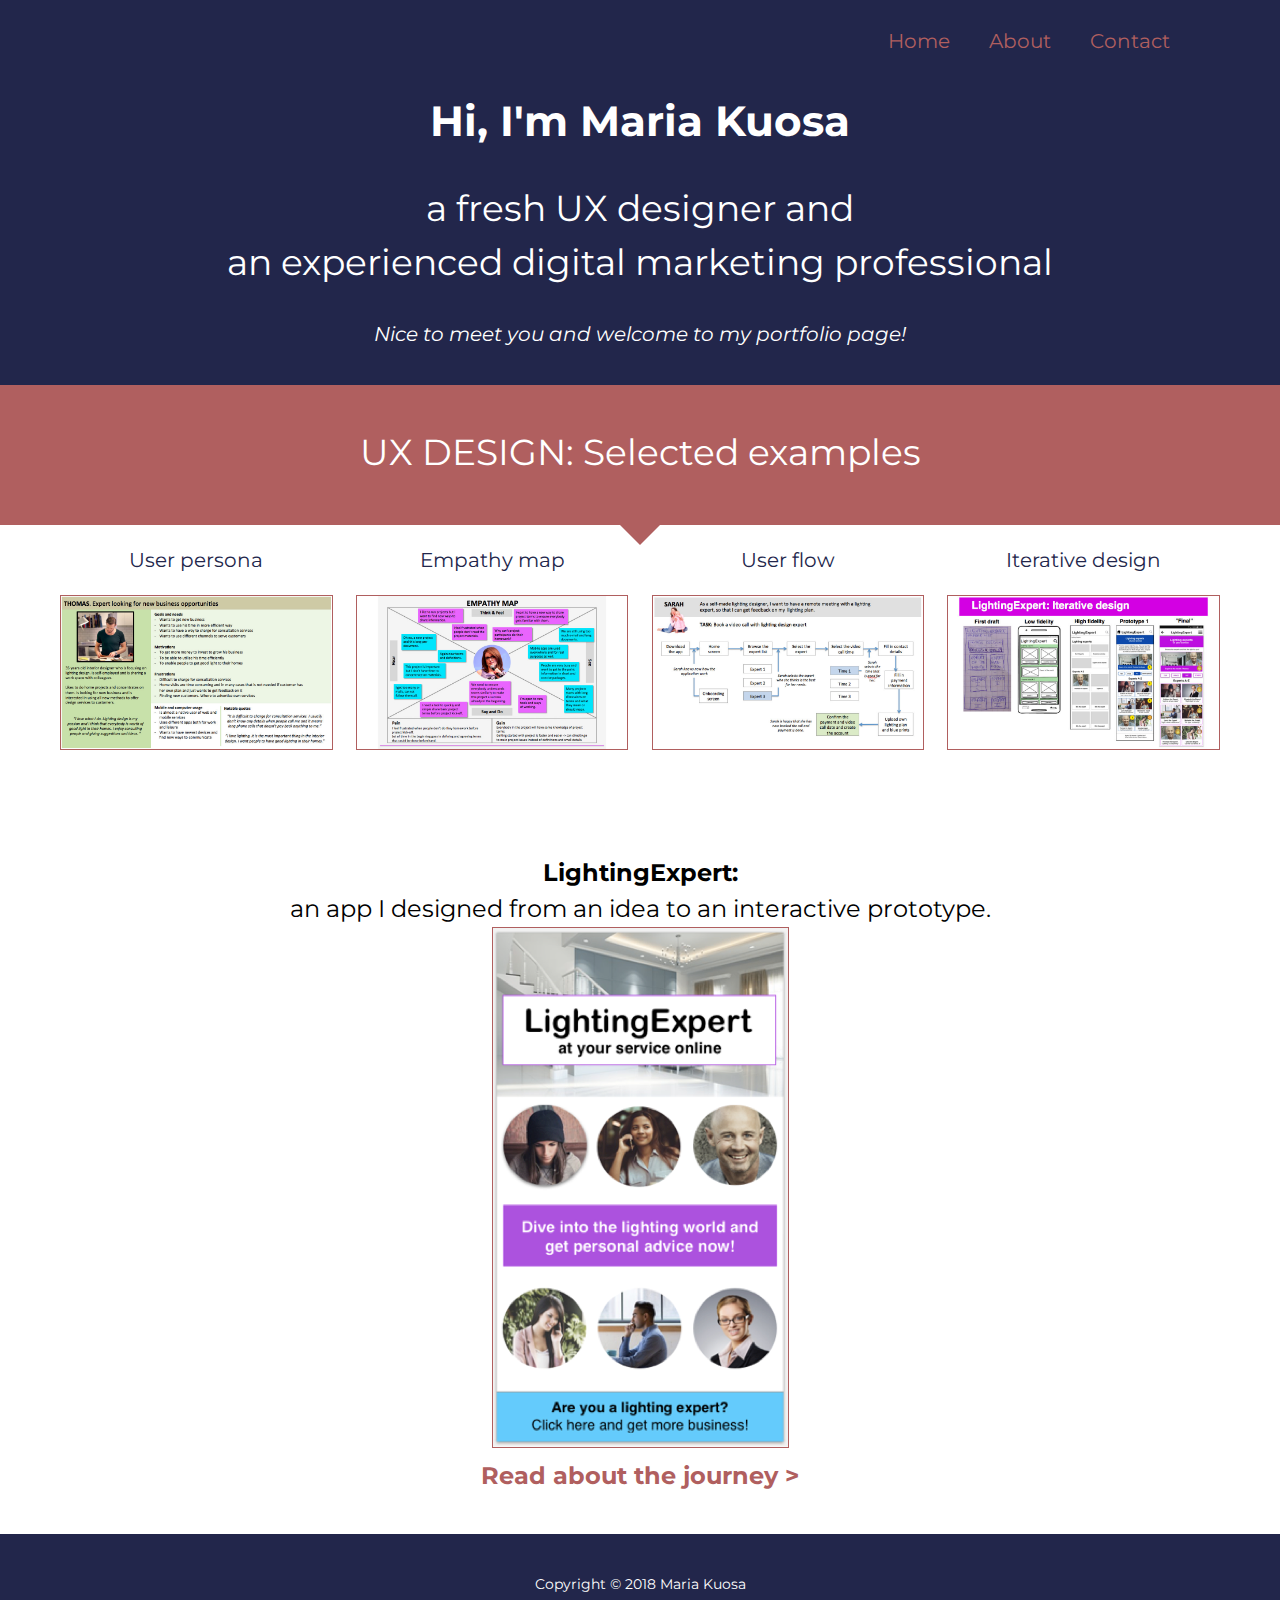
<file: index.html>
<!DOCTYPE html>
<html lang="en">

<head>
  <meta charset="utf-8" />
  <meta name="viewport" content="width=device-width, initial-scale=1">
  <link rel="stylesheet" type="text/css" href="css/style.css">
  <link href="https://fonts.googleapis.com/css?family=Montserrat:400,700" rel="stylesheet">
  <script src="https://ajax.googleapis.com/ajax/libs/jquery/3.3.1/jquery.min.js"></script>
  <title>Maria Kuosa - Design thinking and content marketing</title>
</head>

<body>
  <header>
    <nav>
      <ul class="navigation">
        <li><a href="index.html">Home</a></li>
        <li><a href="about.html">About</a></li>
        <li><a href="contact.html">Contact</a></li>
      </ul>
    </nav>
  </header>
  <div class="color-background">
    <h1>Hi, I'm Maria Kuosa</h1>
    <h2>a fresh UX designer and
      <br>an experienced digital marketing professional</h2>
    <h3>Nice to meet you and welcome to my portfolio page!</h3>
  </div>
  <div class="color-background-2">
    <h2>UX DESIGN: Selected examples</h2>
  </div>
  <div class="arrow-down"></div>
  <div class="wrapper">
    <div class="columns-container">
      <div class="column-4">
        <div>
          <h3>User persona</h3>
        </div>
        <div class="project">
          <div class="project-preview">
            <img src="img/user-persona-940.jpg" alt="User persona">
          </div>
          <p class="project-details">
            Brings the real user of the service alive. Might even become UX designer’s <q>best friend</q>.
          </p>
        </div>
      </div>
      <div class="column-4">
        <div>
          <h3>Empathy map</h3>
        </div>
        <div class="project">
          <div class="project-preview">
            <img src="img/empathy-map-940.jpg" alt="Empathy map">
          </div>
          <p class="project-details">Helps to understand user persona’s needs and provides deeper understanding.
          </p>
        </div>
      </div>
      <div class="column-4">
        <div>
          <h3>User flow</h3>
        </div>
        <div class="project">
          <div class="project-preview">
            <img src="img/user-flow-940.jpg" alt="User flow">
          </div>
          <p class="project-details">
            Defines the steps user takes to complete a certain action. Shows also the motivation.
          </p>
        </div>
      </div>
      <div class="column-4">
        <div>
          <h3>Iterative design</h3>
        </div>
        <div class="project">
          <div class="project-preview">
            <img src="img/iterative-design-940.jpg" alt="Iterative design">
          </div>
          <p class="project-details">
            Makes the production process smoother and faster. Digital products are never ready.
          </p>
        </div>
      </div>
    </div>
    <div class="text-paragraph-main">
          <span class="bold">LightingExpert:</span>
          <br>an app I designed from an idea to an interactive prototype.
      <br><a href="https://www.behance.net/gallery/61963235/LightingExpert" target="_blank" class="a-main">
        <img src="img/le-main.jpg" class="img-main" alt="Lighting Expert app" ></a>
    <br><a href="https://www.behance.net/gallery/61963235/LightingExpert" target="_blank" class="a-main bold">Read about the journey ></a>
    </div>
  </div>
  <footer class="footer-text">Copyright &#169; 2018 Maria Kuosa
  </footer>
  <script src="js/scripts.js"></script>
</body>

</html>
</file>
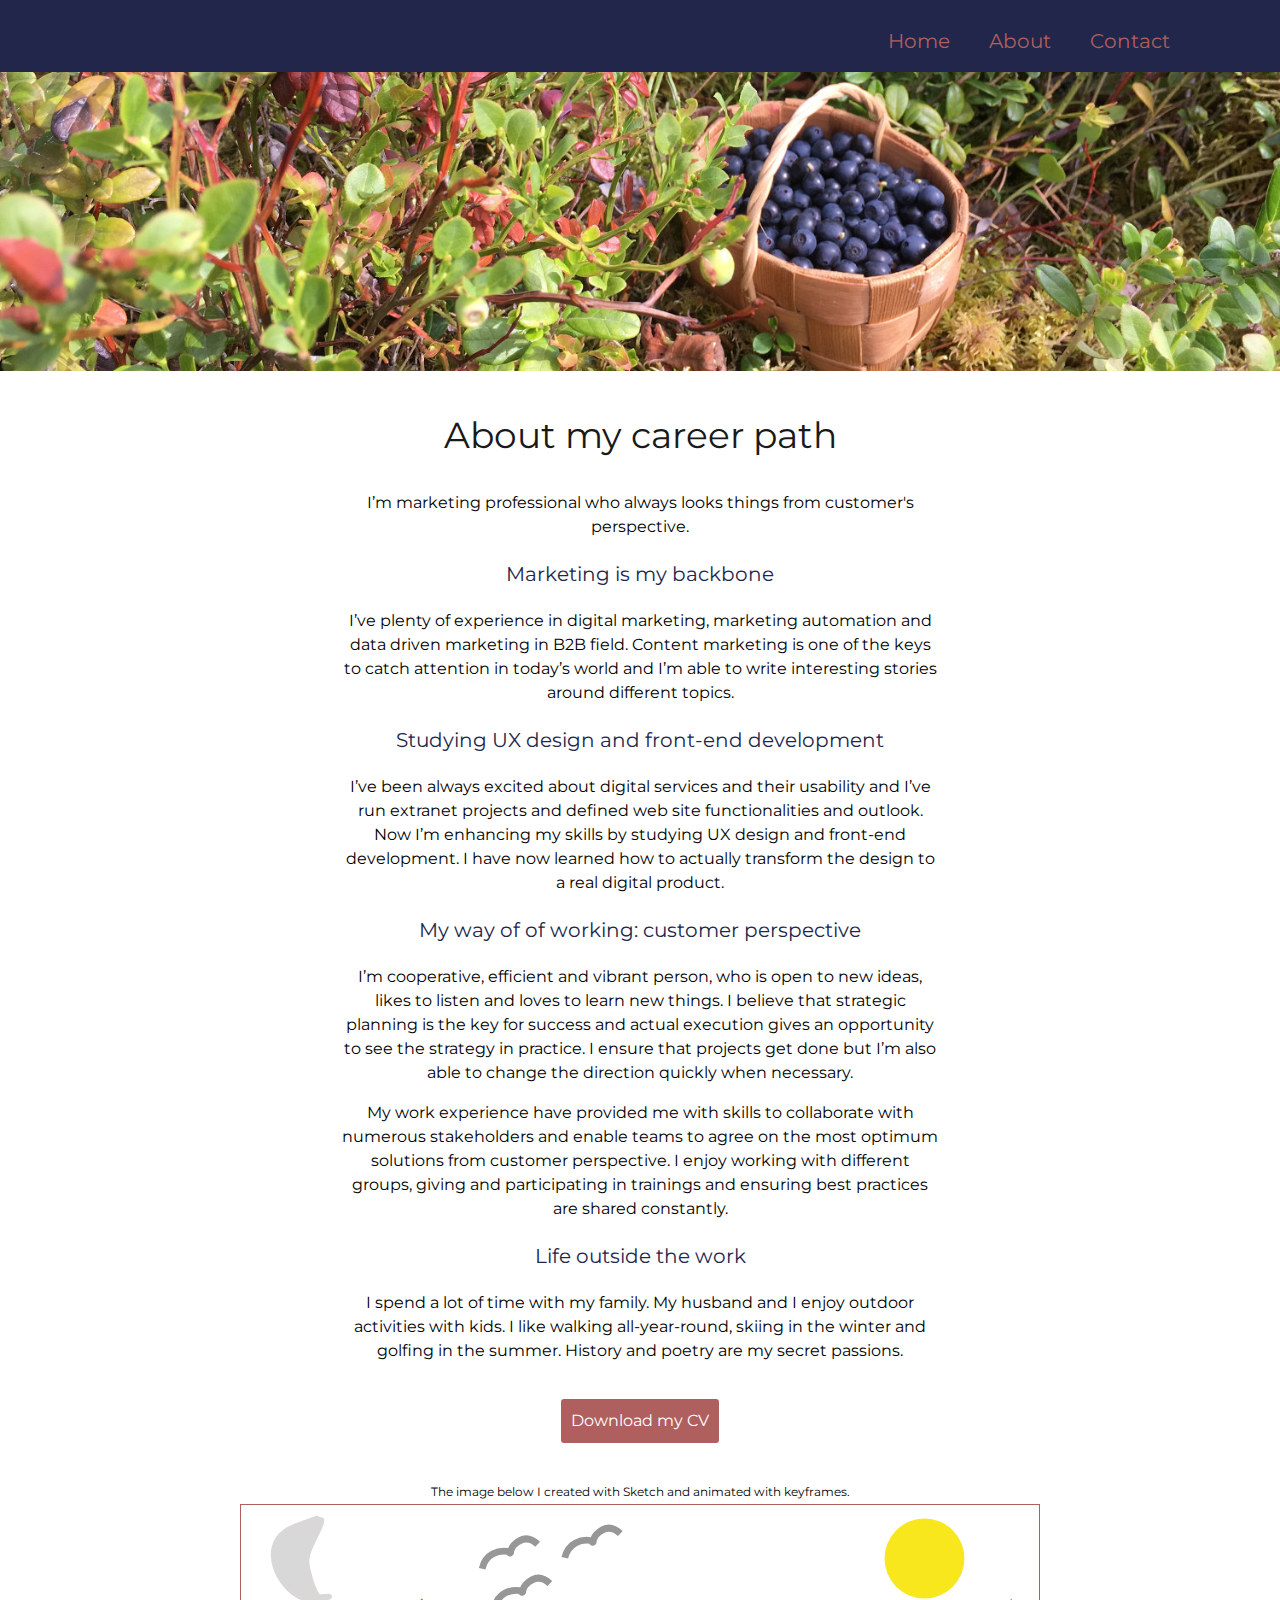
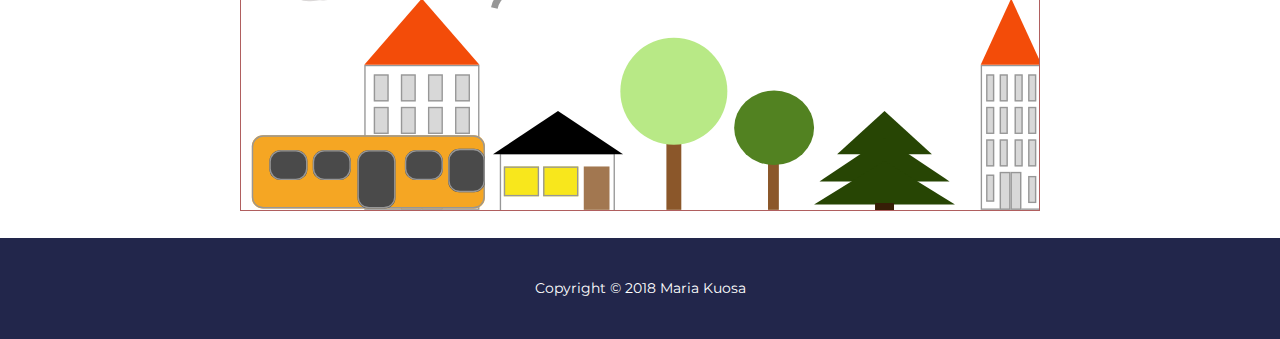
<file: about.html>
<!DOCTYPE html>
<html lang="en">

<head>
    <meta charset="utf-8" />
  <meta name="viewport" content="width=device-width, initial-scale=1">
  <link rel="stylesheet" type="text/css" href="css/style.css">
  <link href="https://fonts.googleapis.com/css?family=Montserrat:400,700" rel="stylesheet">
  <script src="https://ajax.googleapis.com/ajax/libs/jquery/3.3.1/jquery.min.js"></script>
  <title>About - Maria Kuosa</title>
</head>

<body>
  <header>
    <nav class="wrapper">
      <ul class="navigation">
        <li><a href="index.html">Home</a></li>
        <li><a href="about.html">About</a></li>
        <li><a href="contact.html">Contact</a></li>
      </ul>
    </nav>
  </header>
  <div class="hero">
    <img src="img/blueberries-1500.jpg" alt="Blueberries basket">
  </div>
  <div class="wrapper">
    <h2>About my career path</h2>
    <div class="text-paragraph">
      <p>I’m marketing professional who always looks things from customer's perspective.</p>
      <h3>Marketing is my backbone</h3>
      <p>I’ve plenty of experience in digital marketing, marketing automation and data driven marketing in B2B field. Content marketing is one of the keys to catch attention in today’s world and I’m able to write interesting stories around different topics.</p>
      <h3>Studying UX design and front-end development</h3>
      <p>I’ve been always excited about digital services and their usability and I’ve run extranet projects and defined web site functionalities and outlook. Now I’m enhancing my skills by studying UX design and front-end development. I have now learned
        how to actually transform the design to a real digital product.</p>
      <h3>My way of of working: customer perspective</h3>
      <p>I’m cooperative, efficient and vibrant person, who is open to new ideas, likes to listen and loves to learn new things. I believe that strategic planning is the key for success and actual execution gives an opportunity to see the strategy in practice.
        I ensure that projects get done but I’m also able to change the direction quickly when necessary.</p>
      <p>My work experience have provided me with skills to collaborate with numerous stakeholders and enable teams to agree on the most optimum solutions from customer perspective. I enjoy working with different groups, giving and participating in trainings
        and ensuring best practices are shared constantly.</p>
      <h3>Life outside the work</h3>
      <p>I spend a lot of time with my family. My husband and I enjoy outdoor activities with kids. I like walking all-year-round, skiing in the winter and golfing in the summer. History and poetry are my secret passions.</p>
    </div>
    <div class="text-paragraph">
      <a href="files/MK_CV_EN.pdf" target="_blank" class="button">Download my CV</a>
    </div>
  <div class="text-paragraph-video">
  The image below I created with Sketch and animated with keyframes.
</div>
    <div class="panorama">

      <svg viewBox="0 0 589 225" version="1.1" xmlns="http://www.w3.org/2000/svg" xmlns:xlink="http://www.w3.org/1999/xlink">
        <!-- Generator: Sketch 47.1 (45422) - http://www.bohemiancoding.com/sketch -->
        <desc>Created with Sketch.</desc>
        <defs>
          <rect id="path-1" x="0" y="49" width="85" height="107"></rect>
          <rect id="path-2" x="7" y="56" width="11" height="20"></rect>
          <rect id="path-3" x="27" y="56" width="11" height="20"></rect>
          <rect id="path-4" x="47" y="56" width="11" height="20"></rect>
          <rect id="path-5" x="67" y="56" width="11" height="20"></rect>
          <rect id="path-6" x="7" y="80" width="11" height="20"></rect>
          <rect id="path-7" x="27" y="80" width="11" height="20"></rect>
          <rect id="path-8" x="47" y="80" width="11" height="20"></rect>
          <rect id="path-9" x="67" y="80" width="11" height="20"></rect>
          <rect id="path-10" x="7" y="104" width="11" height="20"></rect>
          <rect id="path-11" x="7" y="130" width="11" height="20"></rect>
          <rect id="path-12" x="27" y="128" width="16" height="28"></rect>
          <rect id="path-13" x="42" y="128" width="16" height="28"></rect>
          <rect id="path-14" x="27" y="104" width="11" height="20"></rect>
          <rect id="path-15" x="67" y="131" width="11" height="20"></rect>
          <rect id="path-16" x="47" y="104" width="11" height="20"></rect>
          <rect id="path-17" x="67" y="104" width="11" height="20"></rect>
          <rect id="path-18" x="0" y="49" width="45" height="107"></rect>
          <rect id="path-19" x="4" y="56" width="6" height="20"></rect>
          <rect id="path-20" x="14" y="56" width="6" height="20"></rect>
          <rect id="path-21" x="25" y="56" width="6" height="20"></rect>
          <rect id="path-22" x="35" y="56" width="6" height="20"></rect>
          <rect id="path-23" x="4" y="80" width="6" height="20"></rect>
          <rect id="path-24" x="14" y="80" width="6" height="20"></rect>
          <rect id="path-25" x="25" y="80" width="6" height="20"></rect>
          <rect id="path-26" x="35" y="80" width="6" height="20"></rect>
          <rect id="path-27" x="4" y="104" width="6" height="20"></rect>
          <rect id="path-28" x="4" y="130" width="6" height="20"></rect>
          <rect id="path-29" x="14" y="128" width="8" height="28"></rect>
          <rect id="path-30" x="22" y="128" width="8" height="28"></rect>
          <rect id="path-31" x="14" y="104" width="6" height="20"></rect>
          <rect id="path-32" x="35" y="131" width="6" height="20"></rect>
          <rect id="path-33" x="25" y="104" width="6" height="20"></rect>
          <rect id="path-34" x="35" y="104" width="6" height="20"></rect>
          <rect id="path-35" x="5" y="31" width="85" height="44"></rect>
          <rect id="path-36" x="37" y="41" width="26" height="22"></rect>
          <rect id="path-37" x="8" y="41" width="26" height="22"></rect>
          <rect id="path-38" x="0" y="0" width="172" height="54" rx="8"></rect>
          <rect id="path-39" x="13" y="11" width="28" height="22" rx="8"></rect>
          <rect id="path-40" x="45" y="11" width="28" height="22" rx="8"></rect>
          <rect id="path-41" x="78" y="11" width="28" height="43" rx="8"></rect>
          <rect id="path-42" x="113" y="11" width="28" height="22" rx="8"></rect>
          <rect id="path-43" x="145" y="10" width="27" height="32" rx="8"></rect>
        </defs>
        <g id="Page-1" stroke="none" stroke-width="1" fill="none" fill-rule="evenodd">
          <g id="Espoo">
            <circle class="sun" id="sun" fill="#F8E71C" cx="504.5" cy="39.5" r="29.5"></circle>
            <g id="kuusi" transform="translate(423.000000, 152.000000)">
              <polygon id="Triangle-Copy-2" fill="#274504" points="52 0 87 32 17 32"></polygon>
              <polygon id="Triangle-Copy-3" fill="#274504" points="52 20 100 52 4 52"></polygon>
              <polygon id="Triangle-Copy-4" fill="#274504" points="52 37 104 69 0 69"></polygon>
              <rect id="Rectangle-5-Copy" fill="#371E07" x="45" y="68" width="14" height="13"></rect>
            </g>
            <g id="big-house" transform="translate(91.000000, 69.000000)">
              <g id="Rectangle">
                <use fill="#FFFFFF" fill-rule="evenodd" xlink:href="#path-1"></use>
                <rect stroke="#979797" stroke-width="1" x="0.5" y="49.5" width="84" height="106"></rect>
              </g>
              <polygon id="Triangle" fill="#F34C09" points="42.5 0 85 49 0 49"></polygon>
              <g id="Rectangle-4">
                <use fill="#D8D8D8" fill-rule="evenodd" xlink:href="#path-2"></use>
                <rect stroke="#979797" stroke-width="1" x="7.5" y="56.5" width="10" height="19"></rect>
              </g>
              <g id="Rectangle-4-Copy">
                <use fill="#D8D8D8" fill-rule="evenodd" xlink:href="#path-3"></use>
                <rect stroke="#979797" stroke-width="1" x="27.5" y="56.5" width="10" height="19"></rect>
              </g>
              <g id="Rectangle-4-Copy-2">
                <use fill="#D8D8D8" fill-rule="evenodd" xlink:href="#path-4"></use>
                <rect stroke="#979797" stroke-width="1" x="47.5" y="56.5" width="10" height="19"></rect>
              </g>
              <g id="Rectangle-4-Copy-3">
                <use fill="#D8D8D8" fill-rule="evenodd" xlink:href="#path-5"></use>
                <rect stroke="#979797" stroke-width="1" x="67.5" y="56.5" width="10" height="19"></rect>
              </g>
              <g id="Rectangle-4-Copy-7">
                <use fill="#D8D8D8" fill-rule="evenodd" xlink:href="#path-6"></use>
                <rect stroke="#979797" stroke-width="1" x="7.5" y="80.5" width="10" height="19"></rect>
              </g>
              <g id="Rectangle-4-Copy-6">
                <use fill="#D8D8D8" fill-rule="evenodd" xlink:href="#path-7"></use>
                <rect stroke="#979797" stroke-width="1" x="27.5" y="80.5" width="10" height="19"></rect>
              </g>
              <g id="Rectangle-4-Copy-5">
                <use fill="#D8D8D8" fill-rule="evenodd" xlink:href="#path-8"></use>
                <rect stroke="#979797" stroke-width="1" x="47.5" y="80.5" width="10" height="19"></rect>
              </g>
              <g id="Rectangle-4-Copy-4">
                <use fill="#D8D8D8" fill-rule="evenodd" xlink:href="#path-9"></use>
                <rect stroke="#979797" stroke-width="1" x="67.5" y="80.5" width="10" height="19"></rect>
              </g>
              <g id="Rectangle-4-Copy-11">
                <use fill="#D8D8D8" fill-rule="evenodd" xlink:href="#path-10"></use>
                <rect stroke="#979797" stroke-width="1" x="7.5" y="104.5" width="10" height="19"></rect>
              </g>
              <g id="Rectangle-4-Copy-12">
                <use fill="#D8D8D8" fill-rule="evenodd" xlink:href="#path-11"></use>
                <rect stroke="#979797" stroke-width="1" x="7.5" y="130.5" width="10" height="19"></rect>
              </g>
              <g id="Rectangle-4-Copy-15">
                <use fill="#D8D8D8" fill-rule="evenodd" xlink:href="#path-12"></use>
                <rect stroke="#979797" stroke-width="1" x="27.5" y="128.5" width="15" height="27"></rect>
              </g>
              <g id="Rectangle-4-Copy-16">
                <use fill="#D8D8D8" fill-rule="evenodd" xlink:href="#path-13"></use>
                <rect stroke="#979797" stroke-width="1" x="42.5" y="128.5" width="15" height="27"></rect>
              </g>
              <g id="Rectangle-4-Copy-10">
                <use fill="#D8D8D8" fill-rule="evenodd" xlink:href="#path-14"></use>
                <rect stroke="#979797" stroke-width="1" x="27.5" y="104.5" width="10" height="19"></rect>
              </g>
              <g id="Rectangle-4-Copy-14">
                <use fill="#D8D8D8" fill-rule="evenodd" xlink:href="#path-15"></use>
                <rect stroke="#979797" stroke-width="1" x="67.5" y="131.5" width="10" height="19"></rect>
              </g>
              <g id="Rectangle-4-Copy-9">
                <use fill="#D8D8D8" fill-rule="evenodd" xlink:href="#path-16"></use>
                <rect stroke="#979797" stroke-width="1" x="47.5" y="104.5" width="10" height="19"></rect>
              </g>
              <g id="Rectangle-4-Copy-8">
                <use fill="#D8D8D8" fill-rule="evenodd" xlink:href="#path-17"></use>
                <rect stroke="#979797" stroke-width="1" x="67.5" y="104.5" width="10" height="19"></rect>
              </g>
            </g>
            <g id="big-thin-house" transform="translate(546.000000, 69.000000)">
              <g id="Rectangle-Copy-2">
                <use fill="#FFFFFF" fill-rule="evenodd" xlink:href="#path-18"></use>
                <rect stroke="#979797" stroke-width="1" x="0.5" y="49.5" width="44" height="106"></rect>
              </g>
              <polygon id="Triangle-Copy-5" fill="#F34C09" points="22.5 0 45 49 0 49"></polygon>
              <g id="Rectangle-4-Copy-31">
                <use fill="#D8D8D8" fill-rule="evenodd" xlink:href="#path-19"></use>
                <rect stroke="#979797" stroke-width="1" x="4.5" y="56.5" width="5" height="19"></rect>
              </g>
              <g id="Rectangle-4-Copy-30">
                <use fill="#D8D8D8" fill-rule="evenodd" xlink:href="#path-20"></use>
                <rect stroke="#979797" stroke-width="1" x="14.5" y="56.5" width="5" height="19"></rect>
              </g>
              <g id="Rectangle-4-Copy-29">
                <use fill="#D8D8D8" fill-rule="evenodd" xlink:href="#path-21"></use>
                <rect stroke="#979797" stroke-width="1" x="25.5" y="56.5" width="5" height="19"></rect>
              </g>
              <g id="Rectangle-4-Copy-28">
                <use fill="#D8D8D8" fill-rule="evenodd" xlink:href="#path-22"></use>
                <rect stroke="#979797" stroke-width="1" x="35.5" y="56.5" width="5" height="19"></rect>
              </g>
              <g id="Rectangle-4-Copy-27">
                <use fill="#D8D8D8" fill-rule="evenodd" xlink:href="#path-23"></use>
                <rect stroke="#979797" stroke-width="1" x="4.5" y="80.5" width="5" height="19"></rect>
              </g>
              <g id="Rectangle-4-Copy-26">
                <use fill="#D8D8D8" fill-rule="evenodd" xlink:href="#path-24"></use>
                <rect stroke="#979797" stroke-width="1" x="14.5" y="80.5" width="5" height="19"></rect>
              </g>
              <g id="Rectangle-4-Copy-25">
                <use fill="#D8D8D8" fill-rule="evenodd" xlink:href="#path-25"></use>
                <rect stroke="#979797" stroke-width="1" x="25.5" y="80.5" width="5" height="19"></rect>
              </g>
              <g id="Rectangle-4-Copy-24">
                <use fill="#D8D8D8" fill-rule="evenodd" xlink:href="#path-26"></use>
                <rect stroke="#979797" stroke-width="1" x="35.5" y="80.5" width="5" height="19"></rect>
              </g>
              <g id="Rectangle-4-Copy-23">
                <use fill="#D8D8D8" fill-rule="evenodd" xlink:href="#path-27"></use>
                <rect stroke="#979797" stroke-width="1" x="4.5" y="104.5" width="5" height="19"></rect>
              </g>
              <g id="Rectangle-4-Copy-22">
                <use fill="#D8D8D8" fill-rule="evenodd" xlink:href="#path-28"></use>
                <rect stroke="#979797" stroke-width="1" x="4.5" y="130.5" width="5" height="19"></rect>
              </g>
              <g id="Rectangle-4-Copy-21">
                <use fill="#D8D8D8" fill-rule="evenodd" xlink:href="#path-29"></use>
                <rect stroke="#979797" stroke-width="1" x="14.5" y="128.5" width="7" height="27"></rect>
              </g>
              <g id="Rectangle-4-Copy-20">
                <use fill="#D8D8D8" fill-rule="evenodd" xlink:href="#path-30"></use>
                <rect stroke="#979797" stroke-width="1" x="22.5" y="128.5" width="7" height="27"></rect>
              </g>
              <g id="Rectangle-4-Copy-19">
                <use fill="#D8D8D8" fill-rule="evenodd" xlink:href="#path-31"></use>
                <rect stroke="#979797" stroke-width="1" x="14.5" y="104.5" width="5" height="19"></rect>
              </g>
              <g id="Rectangle-4-Copy-18">
                <use fill="#D8D8D8" fill-rule="evenodd" xlink:href="#path-32"></use>
                <rect stroke="#979797" stroke-width="1" x="35.5" y="131.5" width="5" height="19"></rect>
              </g>
              <g id="Rectangle-4-Copy-17">
                <use fill="#D8D8D8" fill-rule="evenodd" xlink:href="#path-33"></use>
                <rect stroke="#979797" stroke-width="1" x="25.5" y="104.5" width="5" height="19"></rect>
              </g>
              <g id="Rectangle-4-Copy-13">
                <use fill="#D8D8D8" fill-rule="evenodd" xlink:href="#path-34"></use>
                <rect stroke="#979797" stroke-width="1" x="35.5" y="104.5" width="5" height="19"></rect>
              </g>
            </g>
            <path d="M187,76 C189.551602,64.6268559 199.387254,62.2257958 206.024166,63.198648 C206.660041,63.2918559 207.115236,64.7179811 207.738289,64.5032948 C208.20579,64.3422072 207.960253,63.0534478 208.22136,62.4415576 C208.754678,61.1917548 209.283091,59.8361313 210.090014,58.9921507 C216.074191,52.7331463 222.020249,52.3187749 228,57.9800611" id="bird-left" stroke="#979797" stroke-width="5"></path>
            <path d="M178,47 C180.551602,35.6268559 190.387254,33.2257958 197.024166,34.198648 C197.660041,34.2918559 198.115236,35.7179811 198.738289,35.5032948 C199.20579,35.3422072 198.960253,34.0534478 199.22136,33.4415576 C199.754678,32.1917548 200.283091,30.8361313 201.090014,29.9921507 C207.074191,23.7331463 213.020249,23.3187749 219,28.9800611" id="bird-up" stroke="#979797" stroke-width="5"></path>
            <path d="M239,39 C241.551602,27.6268559 251.387254,25.2257958 258.024166,26.198648 C258.660041,26.2918559 259.115236,27.7179811 259.738289,27.5032948 C260.20579,27.3422072 259.960253,26.0534478 260.22136,25.4415576 C260.754678,24.1917548 261.283091,22.8361313 262.090014,21.9921507 C268.074191,15.7331463 274.020249,15.3187749 280,20.9800611" id="bird-right" stroke="#979797" stroke-width="5"></path>
            <path d="M55.9223591,10 C48.294803,13.1338803 39.8510514,14.5505918 33.0396909,19.4016408 C14.5174355,32.5931857 27.7625983,59.65275 43.25903,67.5413079 C49.7136384,70.8270677 57.5336637,67.5358369 64.6709785,67.5296433 C67.3276453,67.5273379 58.3601642,69.7676582 56.7009754,67.5296433 C52.3111611,61.6083944 50.6835734,53.7198306 48.979697,46.3642869 C48.183128,42.9255411 48.3115983,39.1054969 49.3365628,35.7378666 C51.5012278,28.6256292 55.5536059,22.3463943 58.3717563,15.5056755 C58.9302905,14.1499012 59.5724068,12.6842396 59.4423537,11.2072827 C59.3966812,10.6885996 58.4762927,11.2072827 57.9932622,11.2072827 L55.9223591,10 Z" id="moon" stroke="#DAD7D7" stroke-width="4" fill="#D8D8D8"></path>
            <g id="big-tree" transform="translate(280.000000, 98.000000)">
              <rect id="Rectangle-5" fill="#8B572A" x="34" y="42" width="11" height="85"></rect>
              <circle id="Oval-Copy-4" fill="#B8E986" cx="39.5" cy="39.5" r="39.5"></circle>
            </g>
            <g id="small-tree" transform="translate(364.000000, 137.000000)">
              <rect fill="#8B572A" x="25" y="29" width="8" height="59"></rect>
              <ellipse fill="#528221" cx="29.5" cy="27.5" rx="29.5" ry="27.5"></ellipse>
            </g>
            <g id="small-house" transform="translate(186.000000, 152.000000)">
              <g id="Rectangle-Copy">
                <use fill="#FFFFFF" fill-rule="evenodd" xlink:href="#path-35"></use>
                <rect stroke="#979797" stroke-width="1" x="5.5" y="31.5" width="84" height="43"></rect>
              </g>
              <polygon id="Triangle-Copy" fill="#000000" points="48 0 96 32 0 32"></polygon>
              <g id="Rectangle-6-Copy-2">
                <use fill="#F8E71C" fill-rule="evenodd" xlink:href="#path-36"></use>
                <rect stroke="#979797" stroke-width="1" x="37.5" y="41.5" width="25" height="21"></rect>
              </g>
              <g id="Rectangle-6-Copy-3">
                <use fill="#F8E71C" fill-rule="evenodd" xlink:href="#path-37"></use>
                <rect stroke="#979797" stroke-width="1" x="8.5" y="41.5" width="25" height="21"></rect>
              </g>
              <rect id="Rectangle-6-Copy" fill="#A27750" x="67" y="41" width="19" height="32"></rect>
            </g>
            <g id="flowers" transform="translate(10.000000, 178.000000)">
              <path d="M9.63009331,20.7888061 C8.74472598,18.6834063 7.70647084,16.6162539 6.97399131,14.4726069 C6.38118389,12.7377191 8.74112071,10.2015214 11.3318672,11.2431703 C15.3741889,12.8684471 12.7061017,19.6476429 9.58921737,20.7975964 C3.86503083,22.9094966 10.2754903,18.1931073 11.0715959,17.7094815 C12.2472093,16.9953086 13.5507685,16.3764733 14.9489709,16.0109168 C15.7799466,15.7936604 16.7233352,15.8328133 17.568368,16.0109168 C18.3746321,16.1808493 19.0940631,16.5890232 19.7356271,17.0197777 C20.1983083,17.3304279 20.6255834,17.727895 20.8142515,18.1902456 C22.4232973,22.133378 13.1122121,21.9287237 10.8530348,21.4785099 C10.1039804,21.3292367 8.83348679,19.6681786 9.09870607,20.2552999 C10.0903864,22.4506029 12.7311957,22.8108374 11.9233171,25.3706031 C11.6304712,26.298486 6.76080617,30.5564223 5.5858777,28.3958332 C4.34422098,26.1125369 5.40211752,24.0649951 7.09828754,22.2818119 C7.83961315,21.5024565 11.0046876,20.3221393 9.79109447,20.2938422 C9.64668613,20.290475 3.29447619,23.0790731 1.06866905,21.9978163 C0.533058632,21.7376264 0.299387107,21.1628465 0.161890506,20.6691222 C-1.35151716,15.2347613 8.21564054,19.4008412 9.32894607,20.2269003 C10.0271685,20.7449729 7.39345688,20.0776586 6.56106088,19.7123272 C5.43609913,19.2185912 4.20756423,18.6378032 3.61465627,17.718948 C2.94204548,16.6765738 2.89440154,15.3950944 3.01903541,14.2230964 C3.17562818,12.7505719 6.48759929,13.295675 7.06158261,14.3840273 C9.05501193,18.1638469 10.4351529,22.1538652 12.6182081,25.8642146 C12.9023469,26.3471407 13.6795986,26.5376746 14.3083031,26.7006495 C14.7961631,26.8271142 15.405351,26.9137876 15.8449048,26.7006495 C16.713507,26.2794674 17.4093219,25.6220862 17.9562724,24.9317621 C18.610114,24.1065272 17.1649474,23.3019198 16.5548115,23.0972852 C13.818343,22.1794962 11.117506,20.7398026 8.15605681,20.7489114 C0.0753410493,20.7737661 1.05895826,28.0840418 3.88744061,25.7742826 C5.70195654,24.2925358 6.98288947,22.4366572 8.5306139,20.7678445 L9.63009331,20.7888061 Z" id="Path-2" stroke="#981FB8" stroke-width="2"></path>
              <path d="M47.6300933,20.7888061 C46.744726,18.6834063 45.7064708,16.6162539 44.9739913,14.4726069 C44.3811839,12.7377191 46.7411207,10.2015214 49.3318672,11.2431703 C53.3741889,12.8684471 50.7061017,19.6476429 47.5892174,20.7975964 C41.8650308,22.9094966 48.2754903,18.1931073 49.0715959,17.7094815 C50.2472093,16.9953086 51.5507685,16.3764733 52.9489709,16.0109168 C53.7799466,15.7936604 54.7233352,15.8328133 55.568368,16.0109168 C56.3746321,16.1808493 57.0940631,16.5890232 57.7356271,17.0197777 C58.1983083,17.3304279 58.6255834,17.727895 58.8142515,18.1902456 C60.4232973,22.133378 51.1122121,21.9287237 48.8530348,21.4785099 C48.1039804,21.3292367 46.8334868,19.6681786 47.0987061,20.2552999 C48.0903864,22.4506029 50.7311957,22.8108374 49.9233171,25.3706031 C49.6304712,26.298486 44.7608062,30.5564223 43.5858777,28.3958332 C42.344221,26.1125369 43.4021175,24.0649951 45.0982875,22.2818119 C45.8396132,21.5024565 49.0046876,20.3221393 47.7910945,20.2938422 C47.6466861,20.290475 41.2944762,23.0790731 39.068669,21.9978163 C38.5330586,21.7376264 38.2993871,21.1628465 38.1618905,20.6691222 C36.6484828,15.2347613 46.2156405,19.4008412 47.3289461,20.2269003 C48.0271685,20.7449729 45.3934569,20.0776586 44.5610609,19.7123272 C43.4360991,19.2185912 42.2075642,18.6378032 41.6146563,17.718948 C40.9420455,16.6765738 40.8944015,15.3950944 41.0190354,14.2230964 C41.1756282,12.7505719 44.4875993,13.295675 45.0615826,14.3840273 C47.0550119,18.1638469 48.4351529,22.1538652 50.6182081,25.8642146 C50.9023469,26.3471407 51.6795986,26.5376746 52.3083031,26.7006495 C52.7961631,26.8271142 53.405351,26.9137876 53.8449048,26.7006495 C54.713507,26.2794674 55.4093219,25.6220862 55.9562724,24.9317621 C56.610114,24.1065272 55.1649474,23.3019198 54.5548115,23.0972852 C51.818343,22.1794962 49.117506,20.7398026 46.1560568,20.7489114 C38.075341,20.7737661 39.0589583,28.0840418 41.8874406,25.7742826 C43.7019565,24.2925358 44.9828895,22.4366572 46.5306139,20.7678445 L47.6300933,20.7888061 Z" id="Path-2-Copy" stroke="#981FB8" stroke-width="2"></path>
              <path d="M29.6300933,9.78880607 C28.744726,7.68340635 27.7064708,5.61625388 26.9739913,3.4726069 C26.3811839,1.73771908 28.7411207,-0.79847865 31.3318672,0.243170305 C35.3741889,1.86844709 32.7061017,8.64764288 29.5892174,9.79759642 C23.8650308,11.9094966 30.2754903,7.19310734 31.0715959,6.70948148 C32.2472093,5.9953086 33.5507685,5.37647333 34.9489709,5.01091684 C35.7799466,4.79366036 36.7233352,4.83281327 37.568368,5.01091684 C38.3746321,5.18084931 39.0940631,5.5890232 39.7356271,6.01977768 C40.1983083,6.33042786 40.6255834,6.72789502 40.8142515,7.1902456 C42.4232973,11.133378 33.1122121,10.9287237 30.8530348,10.4785099 C30.1039804,10.3292367 28.8334868,8.66817858 29.0987061,9.2552999 C30.0903864,11.4506029 32.7311957,11.8108374 31.9233171,14.3706031 C31.6304712,15.298486 26.7608062,19.5564223 25.5858777,17.3958332 C24.344221,15.1125369 25.4021175,13.0649951 27.0982875,11.2818119 C27.8396132,10.5024565 31.0046876,9.32213929 29.7910945,9.29384217 C29.6466861,9.29047503 23.2944762,12.0790731 21.068669,10.9978163 C20.5330586,10.7376264 20.2993871,10.1628465 20.1618905,9.66912218 C18.6484828,4.23476129 28.2156405,8.40084116 29.3289461,9.22690033 C30.0271685,9.7449729 27.3934569,9.07765861 26.5610609,8.71232721 C25.4360991,8.21859123 24.2075642,7.63780323 23.6146563,6.718948 C22.9420455,5.67657383 22.8944015,4.3950944 23.0190354,3.22309641 C23.1756282,1.7505719 26.4875993,2.29567498 27.0615826,3.3840273 C29.0550119,7.16384687 30.4351529,11.1538652 32.6182081,14.8642146 C32.9023469,15.3471407 33.6795986,15.5376746 34.3083031,15.7006495 C34.7961631,15.8271142 35.405351,15.9137876 35.8449048,15.7006495 C36.713507,15.2794674 37.4093219,14.6220862 37.9562724,13.9317621 C38.610114,13.1065272 37.1649474,12.3019198 36.5548115,12.0972852 C33.818343,11.1794962 31.117506,9.73980261 28.1560568,9.74891144 C20.075341,9.77376614 21.0589583,17.0840418 23.8874406,14.7742826 C25.7019565,13.2925358 26.9828895,11.4366572 28.5306139,9.76784449 L29.6300933,9.78880607 Z" id="Path-2-Copy-2" stroke="#C965E5" stroke-width="2"></path>
              <path d="M31.4909075,15 C31.1769471,21.5519352 30.2316584,28.1040025 30.5490263,34.6558056 C30.6767539,37.2926374 33.048515,39.6777966 32.8137351,42.3087 C32.7350212,43.1907555 30.7127012,42.3015516 29.9129507,41.7835629 C24.1520409,38.0522911 22.9291544,35.4503285 22.0021969,28.9843243 C21.9453962,28.5881104 23.0067093,28.2316212 23.2533786,28.5642145 L25.4883806,30.4547083 C28.1693622,34.0695747 28.2209043,40.6860045 32.9447947,41.6315082 C33.3835279,41.7193223 30.6828522,31.8207965 34.0037557,29.5282723 C37.9739805,26.7875013 38.660241,29.9674291 37.4759598,33.4048819 C36.3064689,36.799405 34.0264727,39.8016273 32.3017292,43" id="Path-3" stroke="#7ED321"></path>
              <path d="M12.4909075,24 C12.1769471,28.2119583 11.2316584,32.4240016 11.5490263,36.635875 C11.6767539,38.3309812 14.048515,39.8642978 13.8137351,41.5555929 C13.7350212,42.1226285 11.7127012,41.5509975 10.9129507,41.2180047 C5.15204086,38.81933 3.92915437,37.1466398 3.00219689,32.9899227 C2.94539621,32.7352138 4.00670933,32.5060422 4.25337862,32.7198522 L6.48838063,33.9351696 C9.16936222,36.2590123 9.22090434,40.5124315 13.9447947,41.1202553 C14.3835279,41.1767072 11.6828522,34.8133692 15.0037557,33.3396036 C18.9739805,31.5776794 19.660241,33.6219187 18.4759598,35.8317098 C17.3064689,38.0139032 15.0264727,39.9439033 13.3017292,42" id="Path-3-Copy" stroke="#7ED321"></path>
              <path d="M50.4909075,24 C50.1769471,28.2119583 49.2316584,32.4240016 49.5490263,36.635875 C49.6767539,38.3309812 52.048515,39.8642978 51.8137351,41.5555929 C51.7350212,42.1226285 49.7127012,41.5509975 48.9129507,41.2180047 C43.1520409,38.81933 41.9291544,37.1466398 41.0021969,32.9899227 C40.9453962,32.7352138 42.0067093,32.5060422 42.2533786,32.7198522 L44.4883806,33.9351696 C47.1693622,36.2590123 47.2209043,40.5124315 51.9447947,41.1202553 C52.3835279,41.1767072 49.6828522,34.8133692 53.0037557,33.3396036 C56.9739805,31.5776794 57.660241,33.6219187 56.4759598,35.8317098 C55.3064689,38.0139032 53.0264727,39.9439033 51.3017292,42" id="Path-3-Copy-2" stroke="#7ED321"></path>
            </g>
            <g class="metro" id="metro" transform="translate(8.000000, 170.000000)">
              <g id="Rectangle-2">
                <use fill="#F5A623" fill-rule="evenodd" xlink:href="#path-38"></use>
                <rect stroke="#979797" stroke-width="1" x="0.5" y="0.5" width="171" height="53" rx="8"></rect>
              </g>
              <g id="Rectangle-3">
                <use fill="#4A4A4A" fill-rule="evenodd" xlink:href="#path-39"></use>
                <rect stroke="#979797" stroke-width="1" x="13.5" y="11.5" width="27" height="21" rx="8"></rect>
              </g>
              <g id="Rectangle-3-Copy">
                <use fill="#4A4A4A" fill-rule="evenodd" xlink:href="#path-40"></use>
                <rect stroke="#979797" stroke-width="1" x="45.5" y="11.5" width="27" height="21" rx="8"></rect>
              </g>
              <g id="Rectangle-3-Copy-2">
                <use fill="#4A4A4A" fill-rule="evenodd" xlink:href="#path-41"></use>
                <rect stroke="#979797" stroke-width="1" x="78.5" y="11.5" width="27" height="42" rx="8"></rect>
              </g>
              <g id="Rectangle-3-Copy-3">
                <use fill="#4A4A4A" fill-rule="evenodd" xlink:href="#path-42"></use>
                <rect stroke="#979797" stroke-width="1" x="113.5" y="11.5" width="27" height="21" rx="8"></rect>
              </g>
              <g id="Rectangle-3-Copy-4">
                <use fill="#4A4A4A" fill-rule="evenodd" xlink:href="#path-43"></use>
                <rect stroke="#979797" stroke-width="1" x="145.5" y="10.5" width="26" height="31" rx="8"></rect>
              </g>
            </g>
          </g>
        </g>
      </svg>
    </div>
  </div>
  <footer class="footer-text">Copyright &#169; 2018 Maria Kuosa
  </footer>
  <script src="js/scripts.js"></script>
</body>

</html>
</file>
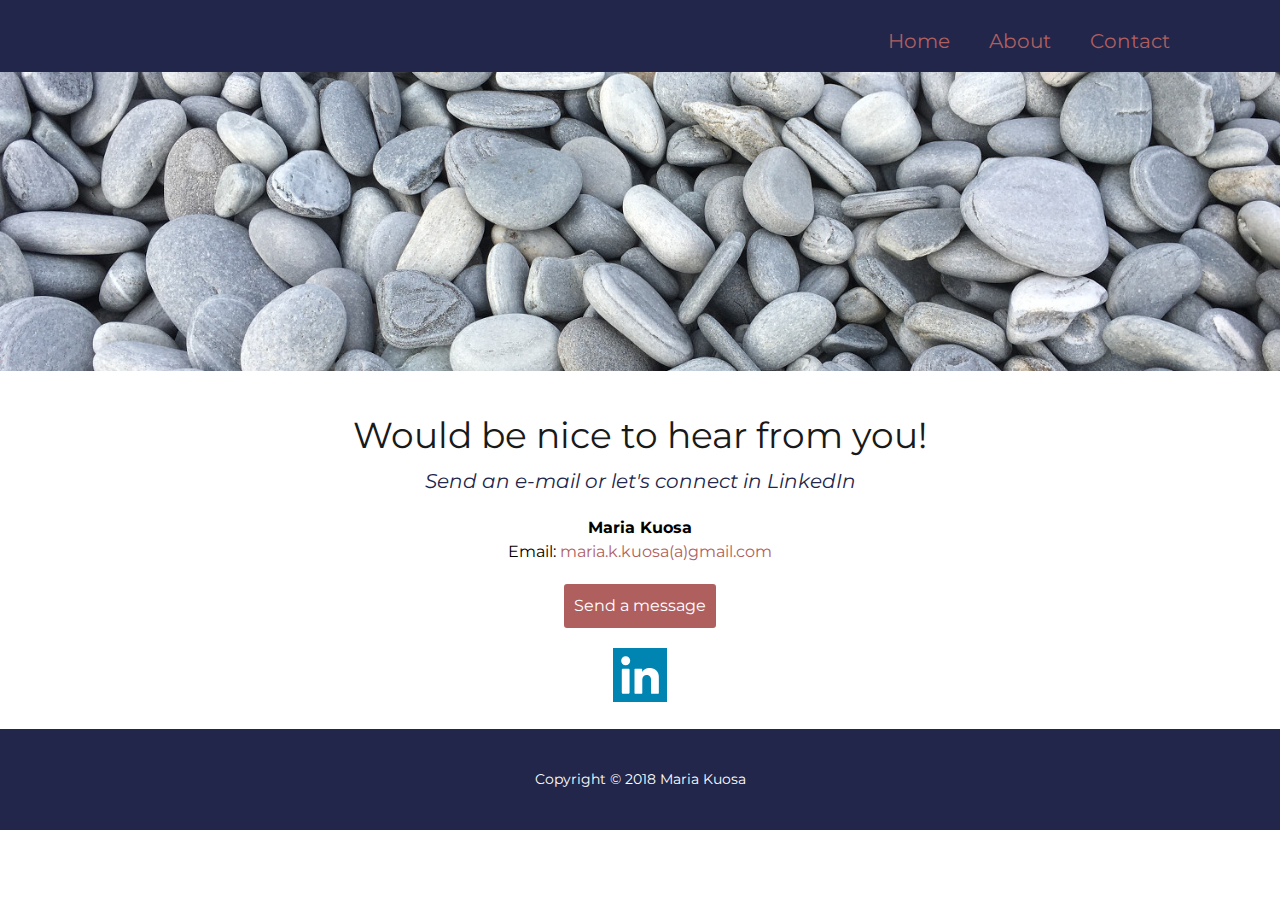
<file: contact.html>
<!DOCTYPE html>
<html lang="en">

<head>
  <meta charset="utf-8" />
  <meta name="viewport" content="width=device-width, initial-scale=1">
  <link rel="stylesheet" type="text/css" href="css/style.css">
  <link href="https://fonts.googleapis.com/css?family=Montserrat:400,700" rel="stylesheet">
  <script src="https://ajax.googleapis.com/ajax/libs/jquery/3.3.1/jquery.min.js"></script>
  <title>Contact - Maria Kuosa</title>
</head>

<body>
  <header>
    <nav class="wrapper">
      <ul class="navigation">
        <li><a href="index.html">Home</a></li>
        <li><a href="about.html">About</a></li>
        <li><a href="contact.html">Contact</a></li>
      </ul>
    </nav>
  </header>
  <div class="hero">
    <img src="img/stones-1500.jpg" alt="Stones">
  </div>
  <div class="wrapper">
    <h2 class="title-center">Would be nice to hear from you!</h2>
      <h3 class="title-center-3">Send an e-mail or let's connect in LinkedIn</h3>
    <div class="contact-paragraph">
      <span class="bold">Maria Kuosa</span>
      <br>Email: <a href="mailto:maria.k.kuosa@gmail.com" target="_blank">maria.k.kuosa(a)gmail.com</a>
    </div>
    <div class="text-paragraph">
      <a href="mailto:maria.k.kuosa@gmail.com" target="_blank" class="button">Send a message</a>
    </div>
    <!--LinkedIn icon -->
    <div class="text-paragraph icon-bigger">
      <a href="https://www.linkedin.com/in/mariakuosa" target="_blank">
        <svg class="linkedin-icon" version="1.1" id="Capa_1" xmlns="http://www.w3.org/2000/svg" xmlns:xlink="http://www.w3.org/1999/xlink" x="0px" y="0px"
        viewBox="0 0 455.731 455.731" style="enable-background:new 0 0 455.731 455.731;" xml:space="preserve">
        <g>
          <rect x="0" y="0" style="fill:#0084B1;" width="455.731" height="455.731"/>
          <g>
            <path style="fill:#FFFFFF;" d="M107.255,69.215c20.873,0.017,38.088,17.257,38.043,38.234c-0.05,21.965-18.278,38.52-38.3,38.043
            c-20.308,0.411-38.155-16.551-38.151-38.188C68.847,86.319,86.129,69.199,107.255,69.215z"/>
            <path style="fill:#FFFFFF;" d="M129.431,386.471H84.71c-5.804,0-10.509-4.705-10.509-10.509V185.18
            c0-5.804,4.705-10.509,10.509-10.509h44.721c5.804,0,10.509,4.705,10.509,10.509v190.783
            C139.939,381.766,135.235,386.471,129.431,386.471z"/>
            <path style="fill:#FFFFFF;" d="M386.884,241.682c0-39.996-32.423-72.42-72.42-72.42h-11.47c-21.882,0-41.214,10.918-52.842,27.606
            c-1.268,1.819-2.442,3.708-3.52,5.658c-0.373-0.056-0.594-0.085-0.599-0.075v-23.418c0-2.409-1.953-4.363-4.363-4.363h-55.795
            c-2.409,0-4.363,1.953-4.363,4.363V382.11c0,2.409,1.952,4.362,4.361,4.363l57.011,0.014c2.41,0.001,4.364-1.953,4.364-4.363
            V264.801c0-20.28,16.175-37.119,36.454-37.348c10.352-0.117,19.737,4.031,26.501,10.799c6.675,6.671,10.802,15.895,10.802,26.079
            v117.808c0,2.409,1.953,4.362,4.361,4.363l57.152,0.014c2.41,0.001,4.364-1.953,4.364-4.363V241.682z"/>
          </g>
        </g>
      </svg>
    </a>
    </div>
  </div>
  <footer class="footer-text">Copyright &#169; 2018 Maria Kuosa
  </footer>
  <script src="js/scripts.js"></script>
</body>

</html>
</file>
<file: css/style.css>
/*
Colors used
Primary Color (Dark purple): #22264b;
Secondary Color (Rosa): #B05F5F;
Tertiary Color (Yellow): #e6cf8b;
Fourth Color (White): #FFFFFF;
*/
* {
  box-sizing: border-box;
}

body {
  font-family: 'Montserrat', sans-serif;
  font-size: 16px;
  line-height: 1.5;
  margin: 0;
  background-color: white;
}
header {
  display: inline-block;
  width: 100%;
  margin: 0;
  padding: 0;
  background-color: #22264b;
}
.hero {
  width: 100%;
}
.hero img {
  max-width: 100%;
  border: none;
  margin-top: -7px;
}
footer {
  display:inline-block;
  width: 100%;
  margin: 20px 0 0 0;
  padding: 40px 0 ;
  background-color: #22264b;
  font-size: 14px;
  text-align: center;
  color: #FFFFFF;
}
.color-background {
  width: 100%;
  height: 320px;
  background-color: #22264b;
}
.color-background h1 {
  border: none;
  margin-top: -7px;
  padding-top: 20px;
  color: #FFFFFF;
}
.color-background h2 {
  border: none;
  color: #FFFFFF;
}
.color-background h3 {
  font-style: italic !important;
  border: none;
  color: #FFFFFF;
  text-align: center;
}
.color-background-2 {
  width: 100%;
  height: 140px;
  background-color: #B05F5F;
}
.color-background-2 h2 {
  font-style:normal !important;
  border: none;
  margin-top: -7px;
  padding-top: 40px;
  color: #FFFFFF;
}
.arrow-down {
  position: absolute;
  left: 50%;
  margin-left: -20px;
  width: 0;
  height: 0;
  border-left: 20px solid transparent;
  border-right: 20px solid transparent;

  border-top: 20px solid #B05F5F
  ;
}
h1 {
  font-size: 42px;
  text-align: center;
  line-height: 1.4;
  font-family: 'Montserrat', sans-serif;
  color:#22264b;
}
h2 {
  font-size: 36px;
  font-style: italic;
  color: #191919;
  text-align: center;
  font-weight: 400;
}
h3 {
  font-size: 20px;
  font-style: normal;
  font-weight: normal;
  color: #22264b;
}
ul {
  overflow: hidden;
}
a {
  color: #B05F5F;
  text-decoration:none;
}
a:visited {
  /* visited link */
  color: #FFFFFF;
}
a:hover,
a:focus {
  text-decoration: none;
  color: #B05F5F;
}
a:active {
  /* selected link */
  color: #FFFFFF;
}
button,
.button {
  /* overwrite browser defaults */
  margin-top: 20px;
  margin-bottom: 20px;
  border: none; /* reset the border */
  font-family: inherit; /* takes the font from the outer container */
  font-size: 16px;
  /* style button */
  background-color: #B05F5F;;
  color: white !important;
  text-decoration: none;
  padding: 10px;
  border-radius: 3px;
  border-bottom: 0px solid #B05F5F;;
  transition-duration: 0.2s;
  transition: 0.4s background-color;
  display: inline-block;
  box-shadow: none !important;
}
.button:hover {
  background-color: #22264b;
}
button,
.button-test {
  /* overwrite browser defaults */
  margin-top: 20px;
  margin-bottom: 20px;
  border: 1px #B05F5F; /* reset the border */
  font-family: inherit; /* takes the font from the outer container */
  font-size: 24px;
  /* style button */
  background-color: #B05F5F;
  color: white !important;
  text-decoration: none;
  padding: 15px;
  border-radius: 3px;
  border-bottom: 0px solid #B05F5F;
  transition-duration: 0.2s;
  transition: 0.4s background-color;
  display: inline-block;
  box-shadow: none !important;
}
.button-test:hover {
  background-color: #22264b;
}
/* Layout styling */
.wrapper, nav {
  max-width: 1200px;
  margin: 0 auto; /* No spacing to top and bottom and auto spacing to left and right */
  padding: 0 20px;
}
.wrapper, h2 {
  font-style: normal;
}
.columns-container {
  font-size: 0;
  min-height: 320px;
}
.column-4 {
  font-size: 16px;
  display: inline-block;
  width: 23.5%;
  margin-right: 2%;
  text-align: center;
  /* other rules... */
  vertical-align:top;
}
.column-4:last-child{
  margin-right: 0;
}
nav {
  display: table;
  width: 100%;
}

.navigation {
  list-style-type: none;
  padding-right: 50px;
  padding-left: 10px;
  float: right;
  word-spacing: 25px;
}

.navigation > li {
  display: inline-block;
  margin-top: 10px;
  margin-left: 10px;
  font-size: 20px;
}

.bold {
 font-weight: 700;
}
.page_title {
  text-align: center;
}

.page-title h1 {
  margin: 80px 0 40px;
}
.page-title h2 {
  margin: 40px 0 80px;
}
.linkedin-icon {
  /* made the LinkediN icon smaller */
  width: 9%;
}
.connect-in {
  /* this is a placeholder just in case */
  margin-top: 30px;
  margin-bottom: 20px;
  display: block;
  text-align: center;
  font-size: 20px;
}
img {
  /* added thin image border to ensure consistent outlook for the images */
  border:1px solid #B05F5F;
}
img,
.img-main {
  /* added thin image border to ensure consistent outlook for the images */
  border:1px solid #B05F5F;
  max-width: 600px;
}

.text-paragraph {
  /* paragraph with fixed width */
  max-width: 600px;
  text-align: center;
  margin-left: auto;
  margin-right: auto;
}
.text-paragraph-main {
  /* paragraph with fixed width */
  max-width: 1000px;
  text-align: center;
  margin-top: 10px;
  margin-left: auto;
  margin-right: auto;
  margin-bottom: 20px;
  font-size: 24px;
}
.text-paragraph-video {
  /* paragraph with fixed width */
  max-width: 1000px;
  text-align: center;
  margin-top: 20px;
  margin-left: auto;
  margin-right: auto;
  margin-bottom: -7px;
  font-size: 12px;
}
.contact-paragraph {
  /* paragraph with fixed width */
  max-width: 600px;
  text-align: center;
  margin-left: auto;
  margin-right: auto;
}
.contact-paragraph a:link{
  color: #B05F5F;;
}
.contact-paragraph a:visited {
  /* visited link */
  color: #B05F5F;;
}
.contact-paragraph a:hover {
  color: #22264b;
}
.title-center {
  max-width: 600px;
  text-align: center;
  margin-left: auto;
  margin-right: auto;
}
.title-center-3 {
  max-width: 600px;
  text-align: center;
  margin-left: auto;
  margin-right: auto;
  font-style: italic;
  margin-top: -25px;
}
.panorama {
  display: block;
  text-align: center;
}
.panorama svg {
  max-width: 800px;
  margin: 10px 0 0;
  border: 1px solid #B05F5F;;
}
/*jquery styling */
.project {
  position: relative;
}
.project-details {
  display: none;
  position: absolute;
  top: 0;
  left: 0;
  width: 100%;
  height: 96.5%;
  margin: 0px; /* Reset this to 0 */
  padding: 10px 10px;
  font-size: 20px;
  color: #FFFFFF;
  background: rgba(181, 105, 105, 0.93);
  cursor: none;
}
.project-details a {
  color: #FFFFFF;
  text-decoration: underline;
}
.project-details a:visited {
  /* visited link */
  color: #FFFFFF;
}
.project-details a:hover,
a:focus {
  text-decoration: none;
  color: #22264b;
}
.project-details a:active {
  /* selected link */
  color: #22264b;
}
.project-preview h3 {
  color:#22264b;
}
.project-preview img {
  max-width: 100%;
  border:1px solid #B05F5F;
}
.special-4 {
  cursor: pointer;
}
@keyframes metro-move {
  from {transform: translate(0,172px);}
  to {transform: translate(300px,172px);}
}
.metro {
  animation: 15s metro-move infinite alternate linear;
}
@media (max-width: 991px) {
  h1 {
    /* Reduce font-size of heading */
    font-size: 36px;
    text-align: center;
  }
  h2 {
    /* Reduce font-size of heading */
    font-size: 28px;
    text-align: center;
  }
  h3 {
    /* Reduce font-size of heading */
    font-size: 20px;
    text-align: center;
  }
  .column-4 {
    /* Modify 4-column to 2-columns */
    width: 49%;
  }
  .column-4:nth-child(even) {
    margin-right: 0;
  }
  .navigation {
    /* Modify 4-column to 2-columns */
    font-size: 20px;
    text-align: left;
  }
  header {
    font-size: 16px;
    min-width: 320px;
  }
}
@media (max-width: 767px) {
}
@media (max-width: 575px) {
  h1 {
    /* Reduce font-size of heading */
    font-size: 36px;
  }
  h2 {
    /* Reduce font-size of heading */
    font-size: 28px;
    text-align: center;
  }
  h3 {
    /* Reduce font-size of heading */
    font-size: 20px;
    text-align: center;
  }
  .column-4 {
    /* Modify 4-column to 2-columns */
    width: 100%;
    margin-right: 0;
  }
  .navigation {
    /* Modify 4-column to 2-columns */
    font-size: 14px;
    text-align: left;
  }
  .color-background {
    height: 380px;
  }
  .color-background-2 h2 {
    font-style:normal !important;
    border: none;
    margin-top: -7px;
    padding-top: 20px;
    color: #FFFFFF
  }
  .navigation > li {
    font-size: 16px;
  }
}
</file>
